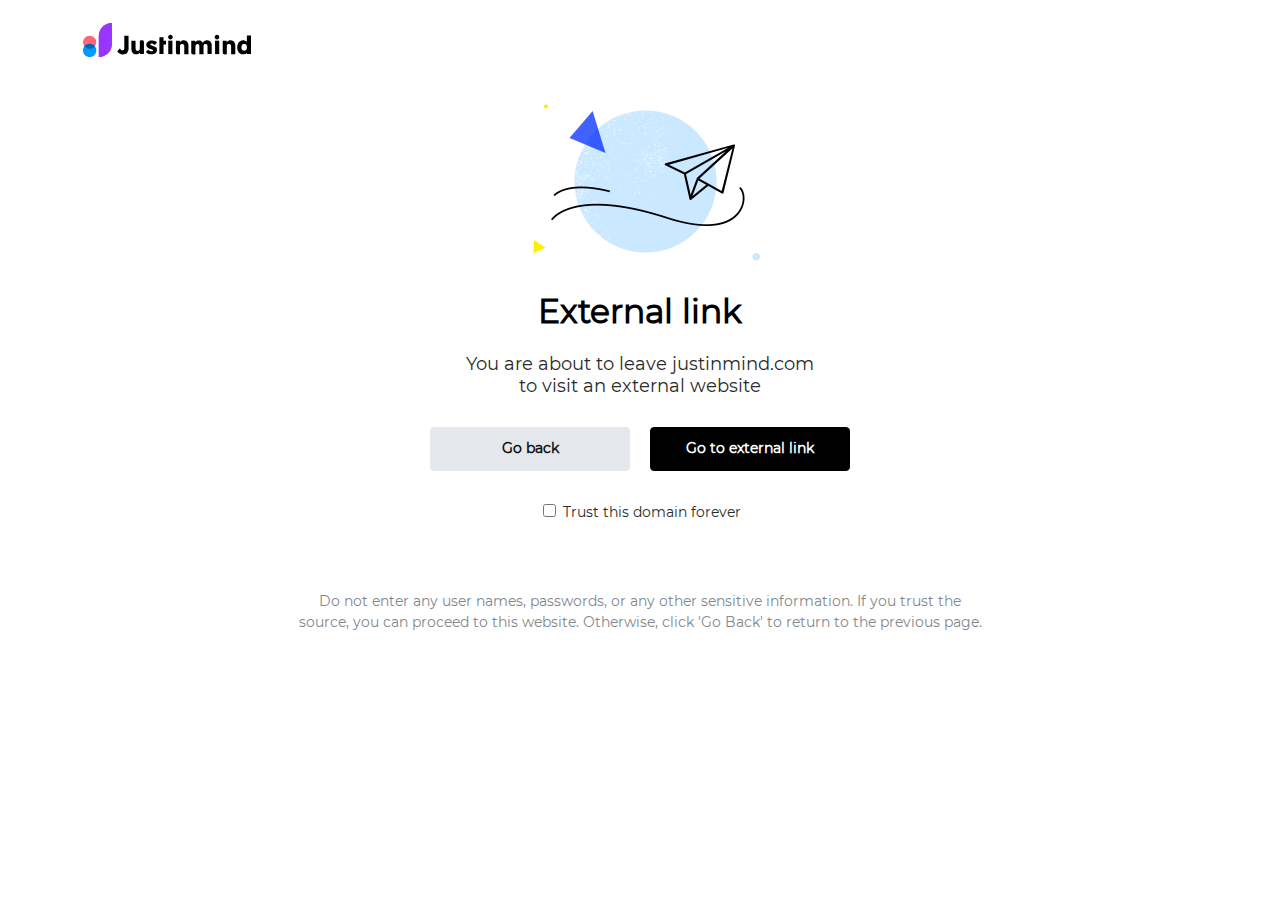
<file: resources/jim/html/external.html>
<!DOCTYPE html PUBLIC "-//W3C//DTD XHTML 1.1//EN" "http://www.w3.org/TR/xhtml11/DTD/xhtml11.dtd">
<html>
  <head>
    <meta http-equiv="content-type" content="text/html; charset=utf-8" />
    <meta name="viewport" content="viewport-fit=cover, initial-scale=1.0, maximum-scale=1.0, minimum-scale=1.0, user-scalable=0">
    <title>External Link warning</title>
    <style type="text/css">
      body { background-color: #ffffff; font-family: 'JIM-Sans-Regular'; }
      
      .button {
	    background-color: #000000;
	    color: #FFFFFF;
	    display: inline-block;
	    font-size: 14px;
	    height: 42px;
	    line-height: 40px;
	    min-width: 198px;
	    text-align: center;
	    text-decoration: none;
	    font-weight:600;
	    cursor: pointer;
		border-radius: 4px;
		border-color: #000000;
		border-width: 1px;
		border-style: solid;
		transition: background-color .4s ease-in-out;
	  }
	  
	  .button.dark:hover {
	    background-color: #FFFFFF;
		color: #000000;
	  }
	  
	  .button.light {
	  	background-color: #E4E7EB;
		border-color: #E4E7EB;
	  	color: #121212;
		transition: opacity .4s ease-in-out;
	  }
	  .button.light:hover {
		opacity: 0.4;
		-webkit-font-smoothing: antialiased;
	  }
	  
      #logo {
    	height: 78px;
    	line-height: 78px;
    	position: relative;
		padding: 0px;
		margin: 23px 0 0 75px;
      }

	  #logo img {
	  	width: 168px;
		height: 33.6px;
    	max-height: 33.6px;
    	max-width: 168px;
    	vertical-align: top;
	  }
	  
	  #planeLogo {
		text-align: center;
	  }
	  
	  #planeLogo img {
		width: 290px;
		height: 164px;
		max-width: 290px;
		max-height: 164px;
	  }
	  
	  h1 {
	  	font-family: 'JIM-Sans-Regular';
	  	color: #000000;
		font-size: 33px;
		text-align: center;
	  }
	  
	  .subTitle {
		color: #2B2B2B;
		font-size: 18px;
		text-align: center;
		margin-bottom: 30px;
	  }
	  
	  .subSubTitle {
		color: #82888C;
		font-size: 14px;	
		text-align: center;
		margin-top: 70px;
		margin-bottom: 8px;
		line-height: 1.5;
	  }
	  
	  .buttons {
		text-align: center;
    	display: flex;
    	flex-wrap: wrap;
    	flex-direction: row;
    	gap: 20px;
    	align-items: center;
    	justify-content: center;
	  }
	  
	  p, div {
	  	color: #2B2B2B;
	  }
	  
	  .bold {
	  	display: contents;
		font-weight: bold;
		font-family: 'JIM-Sans-Regular';
	  }
	  
	  #link, #domain {
	  	display: contents;
	  }
	  
	  #externalLinkBox {
	  	margin: 0 auto;
	  	max-width: 750px;
	  }
	  
	  @font-face {
		font-family: 'JIM-Sans-Regular';
		src: url('../css/fonts/Montserrat-Regular.ttf') format('truetype');
	  }
	  
	  @font-face {
		font-family: 'JIM-Sans-Light';
		src: url('../css/fonts/Montserrat-Light.ttf') format('truetype');
	  }
	  
	  .checkbox-wrapper{
	  	color: #2b2b2b;
	  	font-size: 14px;
	  	text-align:center;
	  	margin-top: 30px;
	  }
	  
	  #trust{
	  	accent-color: #2b2b2b;
	  }
	  
	  @media (max-width: 500px) {
	  	#logo img { display:none; }
	  }

    </style>
  </head>
  <body>
    <div id="editButtonPage">
	    <div id="logo"><img src="../images/logos/justinmind-logo-top.svg"/></div>

		<div id="externalLinkBox">
			<div id="planeLogo"><img src="../images/logos/externalTopImage.png"/></div>
			<h1>External link</h1>
		    <p class="subTitle">You are about to leave justinmind.com<br> to visit an external website</p>
			<div class="buttons">
				<div id="backButton" class="button light">Go back</div>
				<div id="goButton" class="button dark">Go to external link</div>
			</div>
			<div class="checkbox-wrapper">
  				<input id="trust" class="" type="checkbox" aria-hidden="true" />
  				<label for="trust">Trust this domain forever</label>
			</div>
			<p class="subSubTitle" >Do not enter any user names, passwords, or any other sensitive information. If you trust the<br>source, you can proceed to this website. Otherwise, click 'Go Back' to return to the previous page.</p>
	   </div>
    </div>
  </body>
  
  
  <script type="text/javascript">
  
  	var isTab, url;
  
  	window.onload = function() {
  		var searchParams = new URLSearchParams(window.location.search);
		url = searchParams.get('url');
		isTab = searchParams.get('tab');
		
		console.log(getDomain(url, true));
	};
  
	document.getElementById("backButton").addEventListener("click", function() { window.history.back(); });
	document.getElementById("goButton").addEventListener("click", function() { 
		if(isTab === "false") {
			window.location.replace(url);
		}
		else {
			popup = window.open(url, "_blank");
            popup.focus();
		}
	});
	
	function getDomain(url, subdomain) {
    	subdomain = subdomain || false;
		url = url.replace(/(https?:\/\/)?(www.)?(cloud.)?/i, '');

    	if (!subdomain) {
        	url = url.split('.');
        	url = url.slice(url.length - 2).join('.');
    	}

    	if (url.indexOf('/') !== -1) {
        	return url.split('/')[0];
    	}

    	return url;
	}
	
	function setCookie(name,value,days) {
	    var expires = "";
	    if (days) {
	        var date = new Date();
	        date.setTime(date.getTime() + (days*24*60*60*1000));
	        expires = "; expires=" + date.toUTCString();
	    }
	    document.cookie = name + "=" + (value || "")  + expires + "; path=/";
	}
	function getCookie(name) {
	    var nameEQ = name + "=";
	    var ca = document.cookie.split(';');
	    for(var i=0;i < ca.length;i++) {
	        var c = ca[i];
	        while (c.charAt(0)==' ') c = c.substring(1,c.length);
	        if (c.indexOf(nameEQ) == 0) return c.substring(nameEQ.length,c.length);
	    }
	    return null;
	}
	
	var checkbox = document.getElementById('trust');

	checkbox.addEventListener('change', function() {
		var cookie = getCookie('jim-trusted-domains');
        var domain = getDomain(url, true);
	    if (this.checked) {
	    	if(cookie==null){
	    		setCookie('jim-trusted-domains',domain,365);
	    	} else {
	    		var domains=cookie.split(',');
        		var exists=false;
        		domains.forEach(function (item, index) {
					if(item===domain){
						exists=true;
					}
        		});
		        if(!exists){
		        	setCookie('jim-trusted-domains',cookie + ','+ domain,365);
		        }
	    	}
	    } else {
	        if(cookie!=null){
	        	if(cookie.includes(domain)){
	        		var domains=cookie.split(',');
	        		var newCookie='';
	        		domains.forEach(function (item, index) {
						if(item!==domain && item.trim()!==''){
							newCookie += item + ',';
						}
	        		});
		        	setCookie('jim-trusted-domains', newCookie ,365);
		        }
	        }
	    }
	});

	
  </script>
  
</html>
</file>
